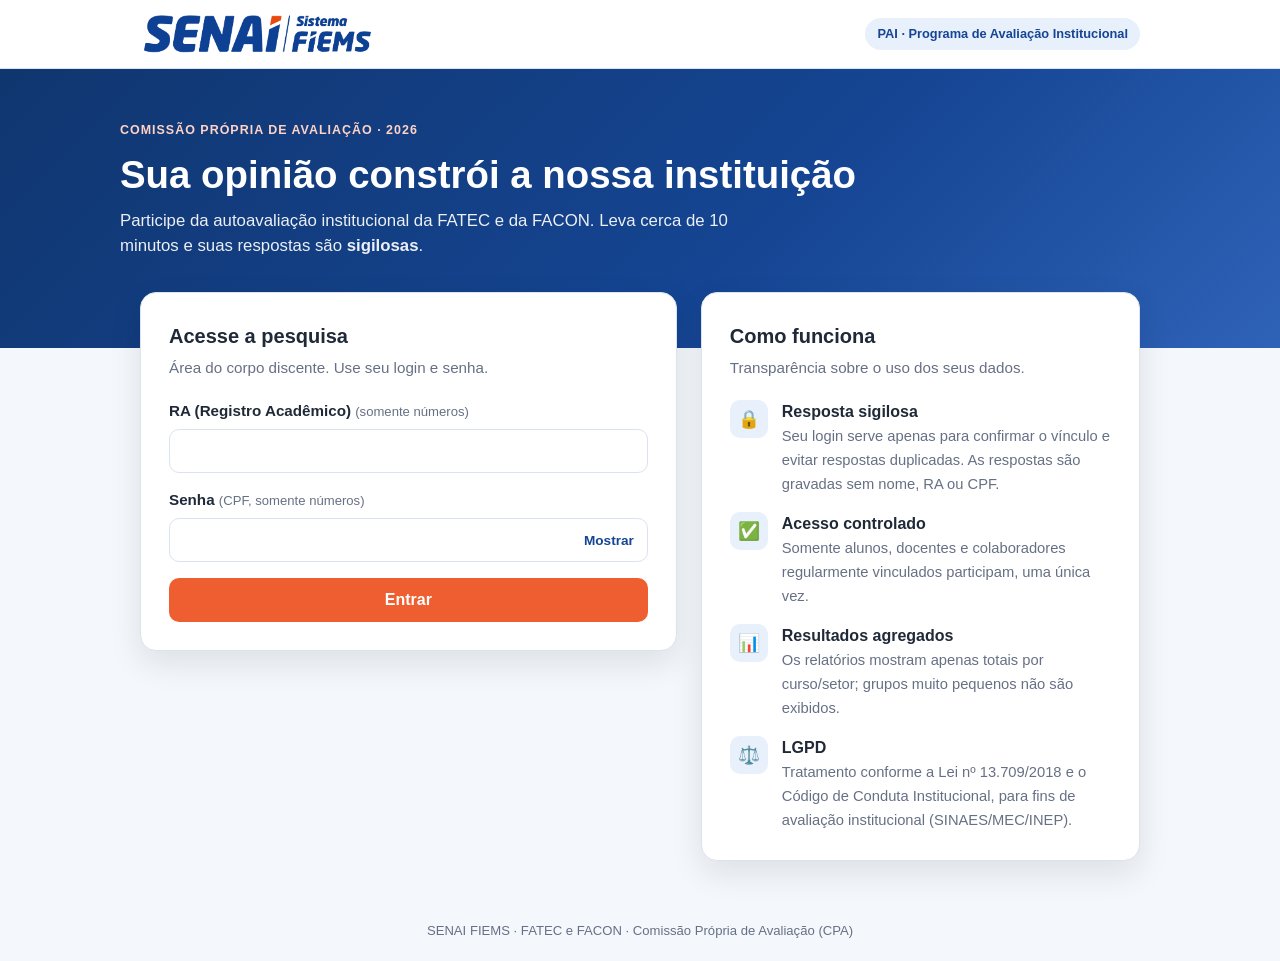
<file: index.html>
<!doctype html>
<html lang="pt-BR">
<head>
<meta charset="utf-8">
<meta name="viewport" content="width=device-width,initial-scale=1">
<meta name="robots" content="noindex,nofollow">
<title>PAI 2026 – Pesquisa CPA | FATEC e FACON</title>
<link rel="stylesheet" href="styles.css">
</head>
<body>
<header class="top"><div class="top-inner">
  <img class="brand-logo" src="logo-senai-fiems.png" alt="SENAI FIEMS">
  <span class="badge">PAI · Programa de Avaliação Institucional</span>
</div></header>

<section class="hero"><div class="hero-inner">
  <span class="eyebrow">Comissão Própria de Avaliação · 2026</span>
  <h1>Sua opinião constrói a nossa instituição</h1>
  <p>Participe da autoavaliação institucional da FATEC e da FACON. Leva cerca de 10 minutos e suas respostas são <strong>sigilosas</strong>.</p>
</div></section>

<main class="grid">
  <section class="card">
    <h2>Acesse a pesquisa</h2>
    <p class="sub" id="perfilTxt"></p>
    <form id="f" novalidate>
      <div class="field">
        <label class="lbl" for="login"><span id="loginLbl">RA</span> <span class="hint" id="loginHint"></span></label>
        <input class="input" id="login" inputmode="numeric" autocomplete="username" required>
      </div>
      <div class="field">
        <label class="lbl" for="senha">Senha <span class="hint">(CPF, somente números)</span></label>
        <div class="pw">
          <input class="input" id="senha" type="password" inputmode="numeric" autocomplete="current-password" maxlength="14" required>
          <button type="button" id="ver" aria-label="Mostrar senha">Mostrar</button>
        </div>
      </div>
      <button class="btn" id="entrar" type="submit">Entrar</button>
      <div class="msg" id="msg" role="alert"></div>
    </form>
  </section>

  <aside class="card">
    <h2>Como funciona</h2>
    <p class="sub">Transparência sobre o uso dos seus dados.</p>
    <ul class="info-list">
      <li><div class="ico">🔒</div><div><strong>Resposta sigilosa</strong><span>Seu login serve apenas para confirmar o vínculo e evitar respostas duplicadas. As respostas são gravadas sem nome, RA ou CPF.</span></div></li>
      <li><div class="ico">✅</div><div><strong>Acesso controlado</strong><span>Somente alunos, docentes e colaboradores regularmente vinculados participam, uma única vez.</span></div></li>
      <li><div class="ico">📊</div><div><strong>Resultados agregados</strong><span>Os relatórios mostram apenas totais por curso/setor; grupos muito pequenos não são exibidos.</span></div></li>
      <li><div class="ico">⚖️</div><div><strong>LGPD</strong><span>Tratamento conforme a Lei nº 13.709/2018 e o Código de Conduta Institucional, para fins de avaliação institucional (SINAES/MEC/INEP).</span></div></li>
    </ul>
  </aside>
</main>

<div class="footer">SENAI FIEMS · FATEC e FACON · Comissão Própria de Avaliação (CPA)</div>

<script src="config.js"></script>
<script src="mock-api.js"></script>
<script src="app.js"></script>
<script>
(function () {
  const perfil = perfilDaUrl();
  const p = CPA_CONFIG.PERFIS[perfil];
  document.getElementById('perfilTxt').textContent = 'Área do ' + p.rotulo.toLowerCase().replace('corpo ', 'corpo ') + '. Use seu login e senha.';
  document.getElementById('loginLbl').textContent = p.login;
  document.getElementById('loginHint').textContent = '(' + p.loginHint.toLowerCase() + ')';

  const login = document.getElementById('login'), senha = document.getElementById('senha');
  const msg = document.getElementById('msg'), btn = document.getElementById('entrar');
  const reLogin = p.permiteBarra ? /[^\d\/]/g : /\D/g;   // matrículas de funcionários têm "/" (ex.: 1/4815)
  login.addEventListener('input', function () { login.value = login.value.replace(reLogin, ''); });
  senha.addEventListener('input', function () { senha.value = senha.value.replace(/\D/g, ''); });
  if (p.permiteBarra) login.removeAttribute('inputmode');
  document.getElementById('ver').addEventListener('click', function () {
    const mostrar = senha.type === 'password';
    senha.type = mostrar ? 'text' : 'password';
    this.textContent = mostrar ? 'Ocultar' : 'Mostrar';
  });

  if (sessao.ler()) sessao.limpar();

  document.getElementById('f').addEventListener('submit', async function (e) {
    e.preventDefault();
    msg.className = 'msg';
    if (!login.value || senha.value.length < 8) {
      msg.className = 'msg err'; msg.textContent = 'Informe seu login e a senha (CPF).'; return;
    }
    btn.disabled = true; btn.textContent = 'Verificando...';
    const r = await api('login', { perfil: perfil, login: login.value, senha: senha.value });
    if (r.ok) {
      sessao.salvar({ perfil: perfil, token: r.token, nome: r.nome, curso: r.curso, questionario: r.questionario });
      location.href = 'pesquisa.html';
      return;
    }
    msg.className = 'msg ' + (r.jaRespondeu ? 'info' : 'err');
    msg.textContent = r.erro || 'Não foi possível entrar.';
    senha.value = '';
    btn.disabled = false; btn.textContent = 'Entrar';
  });
})();
</script>
</body>
</html>
</file>
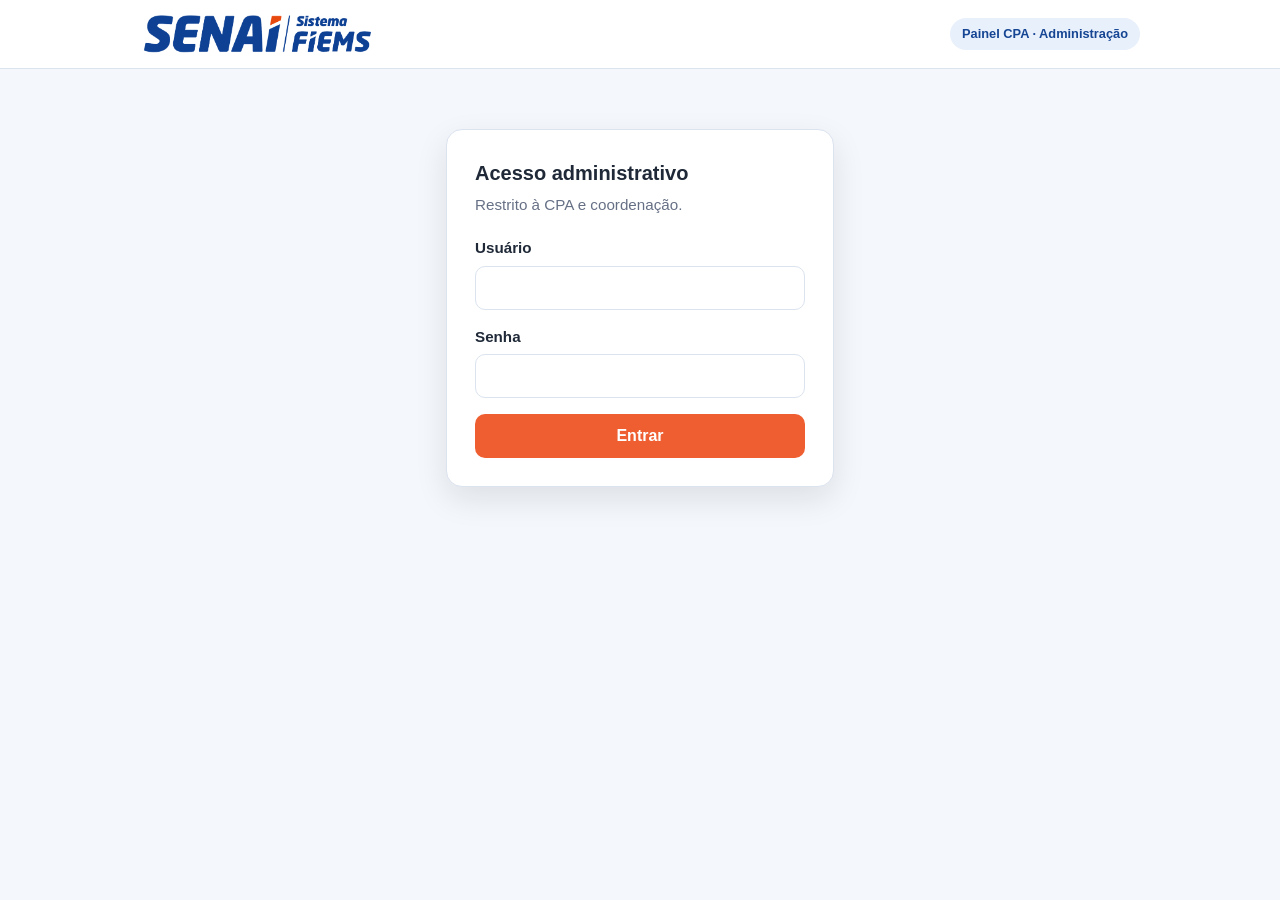
<file: admin.html>
<!doctype html>
<html lang="pt-BR">
<head>
<meta charset="utf-8">
<meta name="viewport" content="width=device-width,initial-scale=1">
<meta name="robots" content="noindex,nofollow">
<title>Painel CPA 2026 | Administração</title>
<link rel="stylesheet" href="styles.css">
<style>
.adm{max-width:1120px;margin:20px auto 40px;padding:0 16px}
.bar-top{display:flex;flex-wrap:wrap;gap:10px;align-items:center;justify-content:space-between;margin-bottom:16px}
.tabs{display:flex;gap:6px;flex-wrap:wrap}
.tabs button,.chip{border:1.5px solid var(--border);background:#fff;border-radius:999px;padding:8px 16px;cursor:pointer;font-weight:600;font-family:inherit;color:var(--text)}
.tabs button.on{background:var(--blue);border-color:var(--blue);color:#fff}
.kpis{display:grid;grid-template-columns:repeat(auto-fit,minmax(170px,1fr));gap:14px;margin-bottom:18px}
.kpi{background:#fff;border:1px solid var(--border);border-radius:14px;padding:16px}
.kpi b{display:block;font-size:1.8rem;line-height:1.1}
.kpi span{color:var(--muted);font-size:.85rem}
.sec{margin-bottom:18px}
.sec h2{margin:0 0 12px;font-size:1.1rem}
.row{display:grid;grid-template-columns:minmax(120px,1.4fr) 3fr 90px;gap:10px;align-items:center;padding:7px 0;border-top:1px solid #eef2f8;font-size:.9rem}
.row:first-child{border-top:0}
.track{height:12px;background:#e9eff8;border-radius:99px;overflow:hidden;display:flex}
.track i{display:block;height:100%}
.nm{font-weight:600}.mut{color:var(--muted);font-size:.82rem}
.q-item{padding:14px 0;border-top:1px solid var(--border)}
.q-item:first-of-type{border-top:0}
.q-item p{margin:0 0 8px;font-weight:600}
.dist{display:flex;gap:3px;height:26px;margin:6px 0}
.dist div{flex:1;background:#e9eff8;border-radius:5px;position:relative;display:flex;align-items:flex-end;overflow:hidden}
.dist div i{display:block;width:100%;background:var(--blue)}
.dist-l{display:flex;gap:3px;font-size:.7rem;color:var(--muted)}.dist-l span{flex:1;text-align:center}
.tools{display:flex;flex-wrap:wrap;gap:10px;margin-bottom:12px}
.tools .input{width:auto;flex:1 1 180px;padding:9px 12px}
.tw{overflow:auto;max-height:480px;border:1px solid var(--border);border-radius:10px}
table{border-collapse:collapse;width:100%;font-size:.85rem}
th,td{padding:8px 10px;border-bottom:1px solid #eef2f8;text-align:left;white-space:nowrap}
th{position:sticky;top:0;background:#f4f7fb;z-index:1}
.ok{color:var(--ok);font-weight:700}.pend{color:#b45309;font-weight:700}
.cm{padding:10px 12px;background:#f7f9fc;border-radius:10px;margin-bottom:8px;font-size:.9rem}
.note{background:#eaf1fb;color:var(--blue);border-radius:10px;padding:10px 14px;font-size:.85rem;margin-bottom:16px}
.login-box{max-width:420px;margin:60px auto}
@media(max-width:700px){.row{grid-template-columns:1fr 2fr 70px}}
</style>
</head>
<body>
<header class="top"><div class="top-inner">
  <img class="brand-logo" src="logo-senai-fiems.png" alt="SENAI FIEMS">
  <span class="badge">Painel CPA · Administração</span>
</div></header>

<!-- LOGIN -->
<main id="telaLogin" class="wrap login-box">
  <div class="card">
    <h2>Acesso administrativo</h2>
    <p class="sub">Restrito à CPA e coordenação.</p>
    <form id="f" novalidate>
      <div class="field"><label class="lbl" for="usr">Usuário</label><input class="input" id="usr" autocomplete="username" required></div>
      <div class="field"><label class="lbl" for="pw">Senha</label><input class="input" id="pw" type="password" autocomplete="current-password" required></div>
      <button class="btn" id="entrar" type="submit">Entrar</button>
      <div class="msg" id="msgL" role="alert"></div>
    </form>
  </div>
</main>

<!-- PAINEL -->
<main id="telaPainel" class="adm" style="display:none">
  <div class="bar-top">
    <div class="tabs" id="tabs"></div>
    <div style="display:flex;gap:8px;align-items:center">
      <span class="mut" id="atualizado"></span>
      <button class="chip" id="btnAtualizar">↻ Atualizar</button>
      <button class="chip" id="btnSair">Sair</button>
    </div>
  </div>
  <div class="note">🔒 Os resultados são <b>agregados</b>: as respostas não são ligadas a pessoas. Resultados por curso só aparecem com pelo menos <span id="minG">5</span> respostas.</div>
  <div id="conteudo"><div class="card">Carregando…</div></div>
</main>

<script src="config.js"></script>
<script src="mock-api.js"></script>
<script src="app.js"></script>
<script>
(function () {
  const $ = function (id) { return document.getElementById(id); };
  const NOMES = { discente: 'Discentes', docente: 'Docentes', colaborador: 'Colaboradores' };
  let token = null, perfil = 'discente', dados = null, filtroCurso = '';

  try { token = sessionStorage.getItem('cpa_admin'); } catch (e) {}
  if (token) mostrarPainel();

  $('f').addEventListener('submit', async function (e) {
    e.preventDefault();
    const m = $('msgL'); m.className = 'msg';
    const b = $('entrar'); b.disabled = true; b.textContent = 'Verificando...';
    const r = await api('adminLogin', { usuario: $('usr').value, senha: $('pw').value });
    b.disabled = false; b.textContent = 'Entrar';
    if (!r.ok) { m.className = 'msg err'; m.textContent = r.erro || 'Falha no login.'; $('pw').value = ''; return; }
    token = r.token;
    try { sessionStorage.setItem('cpa_admin', token); } catch (e2) {}
    mostrarPainel();
  });

  $('btnSair').addEventListener('click', sair);
  $('btnAtualizar').addEventListener('click', carregar);

  function sair() {
    token = null;
    try { sessionStorage.removeItem('cpa_admin'); } catch (e) {}
    $('telaPainel').style.display = 'none'; $('telaLogin').style.display = '';
    $('pw').value = '';
  }

  function mostrarPainel() {
    $('telaLogin').style.display = 'none'; $('telaPainel').style.display = '';
    $('tabs').innerHTML = Object.keys(NOMES).map(function (p) {
      return '<button data-p="' + p + '" class="' + (p === perfil ? 'on' : '') + '">' + NOMES[p] + '</button>';
    }).join('');
    $('tabs').querySelectorAll('button').forEach(function (b) {
      b.addEventListener('click', function () { perfil = b.dataset.p; filtroCurso = ''; mostrarPainel(); });
    });
    carregar();
  }

  async function carregar() {
    $('conteudo').innerHTML = '<div class="card">Carregando…</div>';
    const r = await api('adminDados', { token: token, perfil: perfil });
    if (r.expirou) { sair(); const m = $('msgL'); m.className = 'msg err'; m.textContent = r.erro; return; }
    if (!r.ok) { $('conteudo').innerHTML = '<div class="card"><div class="msg err" style="display:block">' + esc(r.erro || 'Erro ao carregar.') + '</div></div>'; return; }
    dados = r;
    $('atualizado').textContent = 'Atualizado em ' + r.atualizadoEm;
    $('minG').textContent = r.minGrupo;
    render();
  }

  const pct = function (x) { return (x * 100).toFixed(1).replace('.', ',') + '%'; };

  function render() {
    const d = dados, p = d.participacao, res = d.resultados;
    const taxa = p.total ? p.respondeu / p.total : 0;
    let h = '<div class="kpis">' +
      kpi(p.total, 'Total de respondentes') + kpi(p.respondeu, 'Responderam') + kpi(p.total - p.respondeu, 'Pendentes') + kpi(pct(taxa), '% de participação') + '</div>';

    // participação por curso
    h += '<section class="card sec"><h2>Participação por curso/setor</h2>' + p.porCurso.map(function (c) {
      const t = c.total ? c.respondeu / c.total : 0;
      return '<div class="row"><div class="nm">' + esc(c.curso) + '</div><div class="track"><i style="width:' + (t * 100) + '%;background:var(--orange)"></i></div><div>' + c.respondeu + '/' + c.total + ' · ' + pct(t) + '</div></div>';
    }).join('') + '</section>';

    // resultados
    const cursos = p.porCurso.map(function (c) { return c.curso; });
    h += '<section class="card sec"><h2>Resultados (' + res.totalRespostas + ' respostas)</h2>' +
      '<div class="tools"><select class="input" id="fCurso"><option value="">Todos os cursos/setores</option>' +
      cursos.map(function (c) { return '<option' + (c === filtroCurso ? ' selected' : '') + '>' + esc(c) + '</option>'; }).join('') +
      '</select></div>';
    if (!res.totalRespostas) h += '<p class="mut">Ainda não há respostas.</p>';
    res.secoes.forEach(function (sc) {
      h += '<h3 style="margin:18px 0 4px;color:var(--blue)">' + esc(sc.titulo) + '</h3>';
      sc.perguntas.forEach(function (q) { h += blocoPergunta(q, res.escala); });
    });
    h += '</section>';

    // professores (discentes)
    if (res.professores && res.professores.length) {
      h += '<section class="card sec"><h2>Avaliação dos professores <span class="mut">(média 2–5; "não sei responder" não entra)</span></h2>' +
        '<div class="tw"><table><thead><tr><th>Professor(a)</th><th>Avaliações</th><th>Média geral</th>' +
        res.professores[0].perguntas.concat([]).map(function (_, i) { return '<th>Q' + (i + 1) + '</th>'; }).join('') + '</tr></thead><tbody>' +
        res.professores.map(function (pr) {
          if (pr.suprimido) return '<tr><td>' + esc(pr.professor) + '</td><td>' + pr.avaliacoes + '</td><td colspan="9" class="mut">Suprimido: menos de ' + dados.minGrupo + ' avaliações (sigilo)</td></tr>';
          return '<tr><td>' + esc(pr.professor) + '</td><td>' + pr.avaliacoes + '</td><td><b>' + (pr.mediaGeral === null ? '–' : String(pr.mediaGeral).replace('.', ',')) + '</b></td>' +
            pr.perguntas.map(function (q) { return '<td title="' + esc(q.texto) + '">' + (q.media === null ? '–' : String(q.media).replace('.', ',')) + '</td>'; }).join('') + '</tr>';
        }).join('') + '</tbody></table></div></section>';
    }

    // comentários
    res.comentarios.forEach(function (c) {
      h += '<section class="card sec"><h2>' + esc(c.texto) + '</h2>' +
        (c.itens.length ? c.itens.map(function (t) { return '<div class="cm">' + esc(t) + '</div>'; }).join('') : '<p class="mut">Sem comentários.</p>') + '</section>';
    });

    // lista
    h += '<section class="card sec"><h2>Lista de respondentes <span class="mut">(quem respondeu — sem o conteúdo das respostas)</span></h2>' +
      '<div class="tools"><input class="input" id="busca" placeholder="Buscar nome ou RA/matrícula">' +
      '<select class="input" id="fSit"><option value="">Todas as situações</option><option>Respondeu</option><option>Pendente</option></select>' +
      '<select class="input" id="fCursoL"><option value="">Todos os cursos/setores</option>' + cursos.map(function (c) { return '<option>' + esc(c) + '</option>'; }).join('') + '</select>' +
      '<button class="chip" id="csv">⬇ Exportar CSV</button></div>' +
      '<div class="tw"><table><thead><tr><th>Unidade</th><th>Curso/Setor</th><th>Turma</th><th>Login</th><th>Nome</th><th>Situação</th><th>Data</th></tr></thead><tbody id="tb"></tbody></table></div>' +
      '<p class="mut" id="cont"></p></section>';

    $('conteudo').innerHTML = h;
    $('fCurso').addEventListener('change', function () { filtroCurso = this.value; render(); });
    ['busca', 'fSit', 'fCursoL'].forEach(function (id) { $(id).addEventListener('input', tabela); });
    $('csv').addEventListener('click', csv);
    tabela();
  }

  function kpi(v, l) { return '<div class="kpi"><b>' + v + '</b><span>' + l + '</span></div>'; }

  function blocoPergunta(q, escala) {
    if (q.tipo === 'unica' || q.tipo === 'multipla') {
      let corpo;
      if (q.suprimido) {
        corpo = '<span class="mut">Suprimido: menos de ' + dados.minGrupo + ' respostas (sigilo).</span>';
      } else {
        const mx = Math.max.apply(null, q.opcoes.map(function (o) { return o.n || 0; }).concat([1]));
        corpo = '<div class="mut">n = ' + q.n + (q.tipo === 'multipla' ? ' (cada pessoa podia marcar mais de uma)' : '') + '</div>' + q.opcoes.map(function (o) {
          return '<div class="row"><div>' + esc(o.v) + '</div><div class="track"><i style="width:' + ((o.n || 0) / mx * 100) + '%;background:var(--blue)"></i></div><div>' +
            (o.n === null ? '&lt;' + dados.minGrupo : o.n) + '</div></div>';
        }).join('');
      }
      return '<div class="q-item"><p>' + esc(q.texto) + '</p>' + corpo + '</div>';
    }
    let s = q.geral, dist = q.dist, aviso = '';
    if (filtroCurso) {
      s = q.porCurso[filtroCurso];
      dist = null;
      if (!s) aviso = '<span class="mut">Suprimido: menos de ' + dados.minGrupo + ' respostas neste grupo (sigilo).</span>';
    }
    let corpo = aviso;
    if (s && s.n) {
      corpo = '<div class="mut">n = ' + s.n + (q.tipo === 'escala' ? ' (sem "não sei responder")' : '') + ' · média ' + String(s.media).replace('.', ',') + ' · favorável ' + pct(s.fav) + (s.nps !== undefined ? ' · NPS ' + s.nps : '') + '</div>';
      if (dist) {
        const mx = Math.max.apply(null, dist.concat([1]));
        corpo += '<div class="dist">' + dist.map(function (v) { return '<div title="' + v + '"><i style="height:' + (v / mx * 100) + '%"></i></div>'; }).join('') + '</div>' +
          '<div class="dist-l">' + dist.map(function (_, i) { return '<span>' + (i + q.distIni) + '</span>'; }).join('') + '</div>';
      }
    } else if (!aviso) corpo = '<span class="mut">Sem respostas.</span>';
    return '<div class="q-item"><p>' + esc(q.texto) + '</p>' + corpo + '</div>';
  }

  function filtradas() {
    const b = $('busca').value.trim().toLowerCase(), sit = $('fSit').value, cu = $('fCursoL').value;
    return dados.lista.filter(function (l) {
      return (!sit || l[5] === sit) && (!cu || l[1] === cu) &&
        (!b || String(l[4]).toLowerCase().indexOf(b) >= 0 || String(l[3]).indexOf(b) >= 0);
    });
  }

  function tabela() {
    const f = filtradas();
    $('tb').innerHTML = f.slice(0, 500).map(function (l) {
      return '<tr>' + l.map(function (c, i) {
        return '<td' + (i === 5 ? ' class="' + (c === 'Respondeu' ? 'ok' : 'pend') + '"' : '') + '>' + esc(c) + '</td>';
      }).join('') + '</tr>';
    }).join('');
    $('cont').textContent = f.length + ' registro(s)' + (f.length > 500 ? ' (mostrando 500; o CSV traz todos)' : '');
  }

  function csv() {
    const cab = ['Unidade', 'Curso/Setor', 'Turma', 'Login', 'Nome', 'Situação', 'Data'];
    const lin = [cab].concat(filtradas()).map(function (r) {
      return r.map(function (c) {
        let v = String(c).replace(/"/g, '""');
        if (/^[=+\-@]/.test(v)) v = "'" + v;
        return '"' + v + '"';
      }).join(';');
    });
    const blob = new Blob(['﻿' + lin.join('\r\n')], { type: 'text/csv;charset=utf-8' });
    const a = document.createElement('a');
    a.href = URL.createObjectURL(blob); a.download = 'respondentes_' + perfil + '.csv'; a.click();
    setTimeout(function () { URL.revokeObjectURL(a.href); }, 1000);
  }
})();
</script>
</body>
</html>
</file>
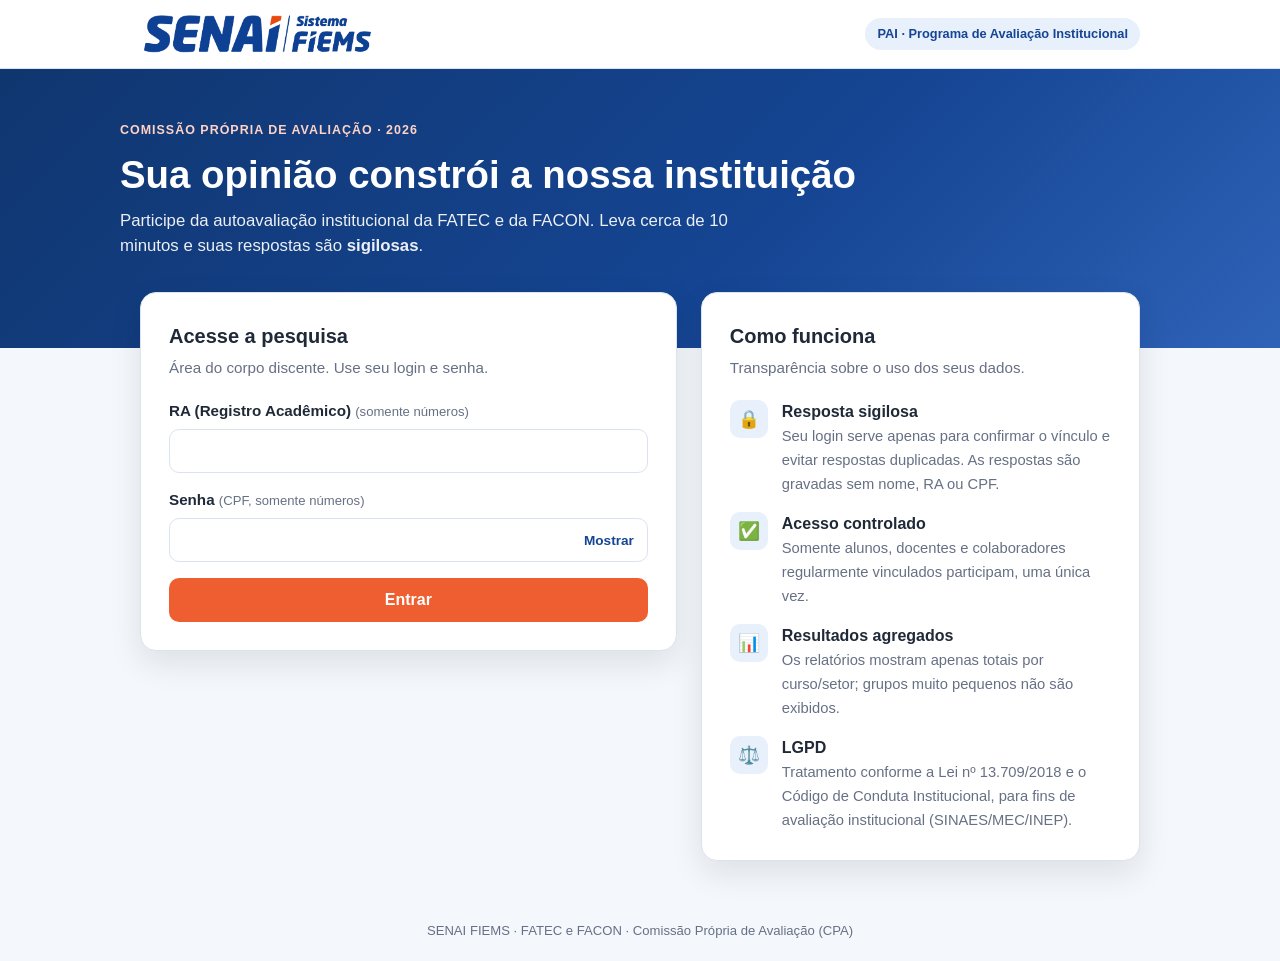
<file: pesquisa.html>
<!doctype html>
<html lang="pt-BR">
<head>
<meta charset="utf-8">
<meta name="viewport" content="width=device-width,initial-scale=1">
<meta name="robots" content="noindex,nofollow">
<title>Pesquisa PAI 2026 | CPA</title>
<link rel="stylesheet" href="styles.css">
</head>
<body>
<header class="top"><div class="top-inner">
  <img class="brand-logo" src="logo-senai-fiems.png" alt="SENAI FIEMS">
  <span class="badge">PAI 2026</span>
</div></header>

<main class="wrap">
  <div class="user-line"><span id="quem"></span><button type="button" id="sair">Sair</button></div>
  <div class="card" id="card"></div>
</main>
<div class="footer">Suas respostas são anônimas e tratadas conforme a LGPD.</div>

<script src="config.js"></script>
<script src="mock-api.js"></script>
<script src="app.js"></script>
<script>
(function () {
  const s = sessao.ler();
  if (!s || !s.token) { location.replace('index.html'); return; }
  const Q = s.questionario;
  const ESC = Q.escala || ['Não sei responder', 'Insuficiente', 'Suficiente', 'Muito boa', 'Excelente'];
  const card = document.getElementById('card');
  document.getElementById('quem').textContent = 'Olá, ' + s.nome + (s.curso ? ' · ' + s.curso : '');
  document.getElementById('sair').addEventListener('click', function () { sessao.limpar(); location.href = 'index.html?perfil=' + s.perfil; });

  let rasc = {};
  try { rasc = JSON.parse(sessionStorage.getItem('cpa_rascunho')) || {}; } catch (e) {}
  rasc.professores = rasc.professores || {};
  const total = Q.secoes.length;
  let passo = rasc._passo || 0;          // 0 = abertura/termo; 1..total = seções
  let aceitou = !!rasc._aceitou;
  const salvar = function () { rasc._passo = passo; rasc._aceitou = aceitou; try { sessionStorage.setItem('cpa_rascunho', JSON.stringify(rasc)); } catch (e) {} };

  function progresso() {
    const pct = Math.round(passo / total * 100);
    return '<div class="step-info"><span>' + (passo === 0 ? 'Início' : 'Etapa ' + passo + ' de ' + total) + '</span><span>' + pct + '%</span></div>' +
      '<div class="progress"><div style="width:' + pct + '%"></div></div>';
  }

  // ---------- renderização ----------
  function render() {
    window.scrollTo({ top: 0 });
    if (passo === 0) return renderInicio();
    const sec = Q.secoes[passo - 1];
    let h = progresso() + '<h2>' + esc(sec.titulo) + '</h2>' + (sec.intro ? '<div class="note">' + esc(sec.intro) + '</div>' : '');
    if (sec.professores) {
      h += sec.lista.map(function (nome, i) {
        return '<div class="prof"><h3>' + esc(nome) + '</h3>' + sec.perguntas.map(function (p) { return pergunta(p, { prof: nome, idx: i }); }).join('') + '</div>';
      }).join('');
    } else {
      h += sec.perguntas.map(function (p) { return pergunta(p); }).join('');
    }
    h += '<div class="msg" id="msg" role="alert"></div>' +
      '<div class="nav"><button class="btn ghost" id="voltar" type="button">Voltar</button>' +
      '<button class="btn" id="prox" type="button">' + (passo === total ? 'Enviar respostas' : 'Continuar') + '</button></div>';
    card.innerHTML = h;
    document.getElementById('voltar').addEventListener('click', function () { passo--; salvar(); render(); });
    document.getElementById('prox').addEventListener('click', proximo);
  }

  const obrig = function (p) { return p.obrigatoria !== false; };
  const getVal = function (p, ctx) { return ctx ? ((rasc.professores[ctx.prof] || {})[p.id]) : rasc[p.id]; };
  const nm = function (p, ctx) { return ctx ? 'pf::' + ctx.idx + '::' + p.id : p.id; };

  function radio(name, val, rot, atual, cls) {
    return '<label class="' + (cls || '') + '"><input type="radio" name="' + esc(name) + '" value="' + esc(val) + '"' +
      (String(atual) === String(val) ? ' checked' : '') + '>' + rot + '</label>';
  }

  function pergunta(p, ctx) {
    const v = getVal(p, ctx), n = nm(p, ctx);
    let corpo = '';
    if (p.tipo === 'escala') {
      corpo = '<div class="opts esc">' + ESC.map(function (r, i) { return radio(n, i + 1, '<b>' + (i + 1) + '</b><small>' + esc(r) + '</small>', v); }).join('') +
        (ctx ? radio(n, 'NSA', '<small>Não tive aula com este(a) professor(a)</small>', v, 'na') : '') + '</div>';
    } else if (p.tipo === 'nps') {
      let o = ''; for (let i = 0; i <= 10; i++) o += radio(n, i, i, v);
      corpo = '<div class="opts nps">' + o + '</div><div class="scale-notes"><span>Nunca recomendaria</span><span>Com certeza recomendaria</span></div>';
    } else if (p.tipo === 'unica') {
      corpo = '<div class="lista">' + p.opcoes.map(function (o) { return radio(n, o, esc(o), v, 'op'); }).join('') + '</div>';
    } else if (p.tipo === 'multipla') {
      const sel = Array.isArray(v) ? v : [];
      corpo = '<div class="lista" data-max="' + (p.max || 1) + '">' + p.opcoes.map(function (o) {
        return '<label class="op"><input type="checkbox" name="' + esc(n) + '" value="' + esc(o.v) + '"' + (sel.indexOf(o.v) >= 0 ? ' checked' : '') + '>' + esc(o.t) + '</label>';
      }).join('') + '</div>';
    } else {
      corpo = '<textarea class="input" name="' + esc(n) + '" maxlength="' + (p.maxlen || 2000) + '">' + esc(v || '') + '</textarea>' +
        (p.maxlen ? '<div class="contador"><span>' + String(v || '').length + '</span>/' + p.maxlen + '</div>' : '');
    }
    return '<div class="q" data-id="' + esc(p.id) + '"' + (ctx ? ' data-prof="' + esc(ctx.prof) + '"' : '') + ' data-req="' + obrig(p) + '"><p>' + esc(p.texto) +
      (obrig(p) ? ' <span class="req">*</span>' : '') + '</p>' + (p.ajuda && !ctx ? '<div class="ajuda">' + esc(p.ajuda) + '</div>' : '') + corpo + '</div>';
  }

  function achar(nome) {   // devolve {p, ctx}
    const m = /^pf::(\d+)::(.+)$/.exec(nome);
    if (m) {
      const sec = Q.secoes[passo - 1];
      return { p: sec.perguntas.find(function (x) { return x.id === m[2]; }), ctx: { prof: sec.lista[Number(m[1])] } };
    }
    return { p: Q.secoes[passo - 1].perguntas.find(function (x) { return x.id === nome; }), ctx: null };
  }

  function guardar(p, ctx, valor) {
    if (ctx) { (rasc.professores[ctx.prof] = rasc.professores[ctx.prof] || {})[p.id] = valor; } else { rasc[p.id] = valor; }
    salvar();
  }

  function aoMudar(e) {
    const el = e.target; if (!el.name) return;
    const a = achar(el.name); if (!a.p) return;
    const q = el.closest('.q');
    if (el.type === 'radio') {
      guardar(a.p, a.ctx, el.value);
      q.classList.remove('invalid');
    } else if (el.type === 'checkbox') {
      const max = Number(q.querySelector('.lista').dataset.max);
      let marcados = Array.prototype.slice.call(q.querySelectorAll('input:checked'));
      if (marcados.length > max) { el.checked = false; marcados = marcados.filter(function (x) { return x !== el; }); erro('Você pode marcar no máximo ' + max + ' opções.'); }
      guardar(a.p, a.ctx, marcados.map(function (x) { return x.value; }));
      if (marcados.length) q.classList.remove('invalid');
    }
  }

  function aoDigitar(e) {
    const el = e.target; if (el.tagName !== 'TEXTAREA') return;
    const a = achar(el.name); if (!a.p) return;
    guardar(a.p, a.ctx, el.value);
    const c = el.closest('.q').querySelector('.contador span'); if (c) c.textContent = el.value.length;
  }

  function renderInicio() {
    card.innerHTML = progresso() + '<h2>' + esc(Q.titulo) + '</h2>' +
      '<div class="abertura">' + (Q.abertura || []).map(function (t) { return '<p>' + esc(t) + '</p>'; }).join('') + '</div>' +
      '<div class="termo"><strong>Termo de ciência – tratamento de dados (LGPD)</strong><ul>' +
      '<li>A pesquisa integra o Programa de Avaliação Institucional (PAI) da Comissão Própria de Avaliação (CPA), conforme a Lei nº 10.861/2004 (SINAES).</li>' +
      '<li>Seu login é usado <u>somente</u> para confirmar seu vínculo e registrar que você participou (sem ligar ao conteúdo das respostas).</li>' +
      '<li>As respostas são armazenadas <u>sem identificação pessoal</u>. Os relatórios apresentam apenas dados agrupados, sem exibir grupos muito pequenos.</li>' +
      '<li>Há perguntas de perfil (idade, raça/cor, gênero, deficiência etc.). Elas são opcionais quando há a alternativa "Prefiro não informar" e só são divulgadas de forma agrupada.</li>' +
      '<li>A participação é voluntária e pode ser interrompida a qualquer momento. Não se identifique nem identifique terceiros nos campos de texto.</li>' +
      '<li>Os dados serão usados exclusivamente para fins de autoavaliação institucional e protegidos conforme o Código de Conduta Institucional.</li></ul></div>' +
      '<label class="check"><input type="checkbox" id="aceite"' + (aceitou ? ' checked' : '') + '> Li e concordo em participar da pesquisa.</label>' +
      '<button class="btn" id="iniciar" type="button">Iniciar pesquisa</button><div class="msg" id="msg"></div>';
    document.getElementById('iniciar').addEventListener('click', function () {
      if (!document.getElementById('aceite').checked) { erro('Marque a caixa de concordância para continuar.'); return; }
      aceitou = true; passo = 1; salvar(); render();
    });
  }

  function erro(t) { const m = document.getElementById('msg'); if (!m) return; m.className = 'msg err'; m.textContent = t; }

  // ---------- validação e envio ----------
  function faltando() {
    const sec = Q.secoes[passo - 1];
    const falta = [];
    card.querySelectorAll('.q').forEach(function (el) {
      if (el.dataset.req !== 'true') return;
      const id = el.dataset.id, prof = el.dataset.prof;
      const v = prof ? (rasc.professores[prof] || {})[id] : rasc[id];
      const vazio = v === undefined || v === null || v === '' || (Array.isArray(v) && !v.length);
      el.classList.toggle('invalid', vazio);
      if (vazio) falta.push(el);
    });
    return falta;
  }

  async function proximo() {
    const falta = faltando();
    if (falta.length) {
      erro('Responda as perguntas obrigatórias destacadas (' + falta.length + ').');
      falta[0].scrollIntoView({ behavior: 'smooth', block: 'center' });
      return;
    }
    if (passo < total) { passo++; salvar(); render(); return; }

    const btn = document.getElementById('prox'); btn.disabled = true; btn.textContent = 'Enviando...';
    const resp = {};
    Q.secoes.forEach(function (sc) {
      if (sc.professores) return;
      sc.perguntas.forEach(function (q) { if (rasc[q.id] !== undefined && rasc[q.id] !== '') resp[q.id] = rasc[q.id]; });
    });
    resp.professores = rasc.professores;
    const r = await api('enviar', { token: s.token, respostas: resp });
    if (r.ok) { sessao.limpar(); return concluido(); }
    btn.disabled = false; btn.textContent = 'Enviar respostas';
    if (r.jaRespondeu) { sessao.limpar(); card.innerHTML = '<div class="done"><div class="big">ℹ️</div><h2>Resposta já registrada</h2><p>' + esc(r.erro) + '</p></div>'; return; }
    erro(r.erro || 'Não foi possível enviar. Tente novamente.');
  }

  function concluido() {
    window.scrollTo({ top: 0 });
    document.getElementById('quem').textContent = '';
    document.getElementById('sair').style.display = 'none';
    card.innerHTML = '<div class="done"><div class="big">🎉</div><h2>A CPA agradece a sua participação!</h2>' +
      '<p>Suas respostas foram registradas de forma anônima.</p><p class="mut">SENAI-MS conectando você ao mercado de trabalho e à tecnologia.</p></div>';
  }

  card.addEventListener('change', aoMudar);
  card.addEventListener('input', aoDigitar);
  render();
})();
</script>
</body>
</html>
</file>
<file: styles.css>
:root{
  --blue:#154593; --blue-dark:#10366f; --orange:#ef5e31; --orange-dark:#c94822;
  --text:#1f2937; --muted:#667085; --border:#dbe3ef; --bg:#f4f7fb;
  --danger:#c62828; --ok:#087f5b; --radius:16px;
  --shadow:0 12px 32px rgba(15,23,42,.10);
}
*{box-sizing:border-box}
body{margin:0;font-family:Inter,"Segoe UI",Arial,sans-serif;color:var(--text);background:var(--bg);line-height:1.5}
a{color:var(--blue)}
.top{background:#fff;border-bottom:1px solid var(--border)}
.top-inner{max-width:1040px;margin:0 auto;padding:12px 20px;display:flex;align-items:center;justify-content:space-between;gap:16px}
.brand-logo{height:44px;display:block}
.badge{font-size:.8rem;font-weight:700;color:var(--blue);background:#e8f0fc;padding:6px 12px;border-radius:999px}
.hero{background:linear-gradient(135deg,var(--blue-dark),var(--blue) 60%,#2f63b8);color:#fff;padding:48px 20px 90px}
.hero-inner{max-width:1040px;margin:0 auto}
.hero h1{margin:0 0 10px;font-size:clamp(1.6rem,4vw,2.4rem);line-height:1.2}
.hero p{margin:0;max-width:640px;opacity:.92;font-size:1.05rem}
.eyebrow{display:inline-block;margin-bottom:12px;font-size:.78rem;letter-spacing:.08em;text-transform:uppercase;font-weight:700;color:#ffd3c5}
.grid{max-width:1040px;margin:-56px auto 40px;padding:0 20px;display:grid;grid-template-columns:1.1fr .9fr;gap:24px;align-items:start}
.card{background:#fff;border:1px solid var(--border);border-radius:var(--radius);box-shadow:var(--shadow);padding:28px}
.card h2{margin:0 0 6px;font-size:1.25rem}
.sub{color:var(--muted);margin:0 0 20px;font-size:.95rem}
.field{margin-bottom:16px}
label.lbl{display:block;font-weight:600;margin-bottom:6px;font-size:.95rem}
.hint{font-weight:400;color:var(--muted);font-size:.82rem}
.input{width:100%;padding:12px 14px;font-size:1rem;border:1.5px solid var(--border);border-radius:10px;font-family:inherit;background:#fff}
.input:focus{outline:none;border-color:var(--blue);box-shadow:0 0 0 3px rgba(21,69,147,.15)}
textarea.input{min-height:100px;resize:vertical}
.btn{display:inline-flex;align-items:center;justify-content:center;gap:8px;width:100%;padding:13px 20px;border:0;border-radius:10px;background:var(--orange);color:#fff;font-size:1rem;font-weight:700;cursor:pointer;font-family:inherit}
.btn:hover{background:var(--orange-dark)}
.btn:disabled{opacity:.6;cursor:not-allowed}
.btn.ghost{background:#fff;color:var(--blue);border:1.5px solid var(--border)}
.btn.ghost:hover{background:#f0f5fc}
.msg{margin-top:14px;padding:11px 14px;border-radius:10px;font-size:.92rem;display:none}
.msg.err{display:block;background:#fdecec;color:var(--danger)}
.msg.ok{display:block;background:#e6f6ef;color:var(--ok)}
.msg.info{display:block;background:#eaf1fb;color:var(--blue)}
.info-list{list-style:none;margin:0;padding:0;display:grid;gap:16px}
.info-list li{display:flex;gap:14px}
.ico{flex:none;width:38px;height:38px;border-radius:10px;background:#e8f0fc;color:var(--blue);display:grid;place-items:center;font-size:1.1rem}
.info-list strong{display:block}
.info-list span{color:var(--muted);font-size:.92rem}
.pw{position:relative}
.pw button{position:absolute;right:6px;top:50%;transform:translateY(-50%);background:none;border:0;color:var(--blue);font-weight:600;cursor:pointer;padding:8px;font-size:.85rem}
.footer{text-align:center;color:var(--muted);font-size:.82rem;padding:20px}

/* pesquisa */
.wrap{max-width:760px;margin:24px auto 40px;padding:0 16px}
.progress{height:8px;background:#e3eaf5;border-radius:999px;overflow:hidden;margin:6px 0 4px}
.progress>div{height:100%;background:var(--orange);width:0;transition:width .3s}
.step-info{display:flex;justify-content:space-between;color:var(--muted);font-size:.85rem}
.q{padding:18px 0;border-top:1px solid var(--border)}
.q:first-of-type{border-top:0}
.q p{margin:0 0 12px;font-weight:600}
.q.invalid p{color:var(--danger)}
.opts{display:flex;flex-wrap:wrap;gap:8px}
.opts label{flex:1 1 120px;min-width:100px;text-align:center;padding:10px 8px;border:1.5px solid var(--border);border-radius:10px;cursor:pointer;font-size:.88rem;background:#fff;user-select:none}
.opts input{position:absolute;opacity:0;pointer-events:none}
.opts label:has(input:checked){background:var(--blue);border-color:var(--blue);color:#fff;font-weight:700}
.opts label:has(input:focus-visible){outline:3px solid rgba(21,69,147,.35)}
.opts.nps label{flex:1 1 44px;min-width:44px}
.opts label.na{flex:1 1 100%;color:var(--muted);font-size:.82rem;padding:7px}
.scale-notes{display:flex;justify-content:space-between;color:var(--muted);font-size:.8rem;margin-top:6px}
.nav{display:flex;gap:12px;margin-top:24px}
.nav .btn{width:auto;flex:1}
.termo{background:#f7f9fc;border:1px solid var(--border);border-radius:12px;padding:16px;font-size:.92rem;max-height:300px;overflow:auto}
.termo ul{padding-left:20px;margin:8px 0}
.check{display:flex;gap:10px;align-items:flex-start;margin:18px 0;font-weight:600}
.check input{margin-top:5px;width:18px;height:18px}
.done{text-align:center;padding:20px 0}
.done .big{font-size:3rem}
.user-line{display:flex;justify-content:space-between;align-items:center;gap:10px;font-size:.9rem;color:var(--muted);margin-bottom:10px}
.user-line button{background:none;border:0;color:var(--blue);cursor:pointer;font-weight:600}
@media(max-width:820px){.grid{grid-template-columns:1fr;margin-top:-50px}.card{padding:22px}}

/* perguntas de escala, listas e professores */
.req{color:#c62828}
.note{background:#eaf1fb;color:var(--blue);border-radius:10px;padding:10px 14px;font-size:.88rem;margin:0 0 14px}
.abertura p{margin:0 0 10px;color:var(--muted)}
.ajuda{color:var(--muted);font-size:.85rem;margin:-6px 0 10px}
.opts.esc label{flex:1 1 92px;min-width:84px;padding:8px 6px;display:flex;flex-direction:column;gap:2px;align-items:center}
.opts.esc b{font-size:1rem}.opts.esc small{font-size:.74rem;line-height:1.15}
.opts label.na small{font-size:.78rem}
.lista{display:grid;gap:8px}
.lista label.op{display:flex;gap:10px;align-items:flex-start;text-align:left;padding:10px 12px;border:1.5px solid var(--border);border-radius:10px;cursor:pointer;font-size:.92rem;background:#fff}
.lista label.op input{position:static;opacity:1;pointer-events:auto;margin-top:3px;width:16px;height:16px;flex:none}
.lista label.op:has(input:checked){border-color:var(--blue);background:#eef4fd;font-weight:600}
.prof{border:1px solid var(--border);border-radius:14px;padding:6px 16px 4px;margin-bottom:16px;background:#fbfcfe}
.prof h3{margin:12px 0 0;color:var(--blue);font-size:1.02rem}
.contador{text-align:right;color:var(--muted);font-size:.8rem;margin-top:4px}
.mut{color:var(--muted)}
</file>
